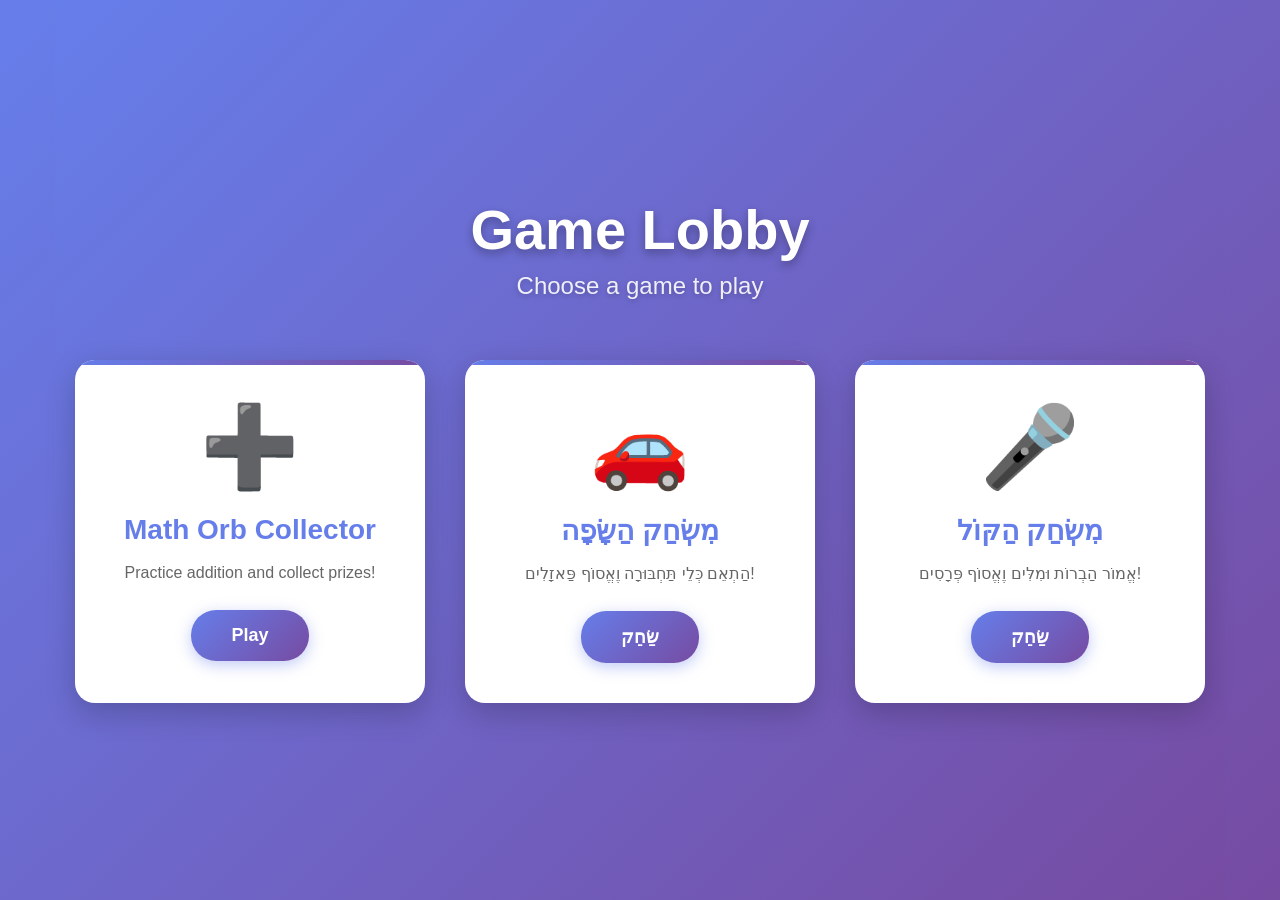
<file: index.html>
<!DOCTYPE html>
<html lang="en">
<head>
    <meta charset="UTF-8">
    <meta name="viewport" content="width=device-width, initial-scale=1.0">
    <title>Game Lobby - Math Learning Games</title>

    <!-- Stylesheets -->
    <link rel="stylesheet" href="styles/common.css">
    <link rel="stylesheet" href="styles/lobby.css">
    <link rel="stylesheet" href="styles/mathOrb.css">
    <link rel="stylesheet" href="styles/hebrewMatch.css">
    <link rel="stylesheet" href="styles/speechGame.css">
</head>
<body>
    <!-- Lobby View -->
    <div id="lobby-view" class="lobby-container">
        <div class="lobby-header">
            <h1>Game Lobby</h1>
            <p>Choose a game to play</p>
        </div>

        <div class="game-cards">
            <!-- Math Orb Game Card -->
            <div class="game-card" data-game="mathOrb">
                <div class="game-card-icon">➕</div>
                <h2>Math Orb Collector</h2>
                <p>Practice addition and collect prizes!</p>
                <button class="play-button">Play</button>
            </div>

            <!-- Hebrew Learning Game Card -->
            <div class="game-card" data-game="hebrewLearn">
                <div class="game-card-icon">🚗</div>
                <h2>מִשְׂחַק הַשָּׂפָה</h2>
                <p>הַתְאֵם כְּלֵי תַּחְבּוּרָה וֶאֱסוֹף פַּאזָלִים!</p>
                <button class="play-button">שַׂחֵק</button>
            </div>

            <!-- Speech Recognition Game Card -->
            <div class="game-card" data-game="speechGame">
                <div class="game-card-icon">🎤</div>
                <h2>מִשְׂחַק הַקּוֹל</h2>
                <p>אֱמוֹר הַבְרוֹת וּמִלִּים וֶאֱסוֹף פְּרָסִים!</p>
                <button class="play-button">שַׂחֵק</button>
            </div>
        </div>
    </div>

    <!-- Math Orb Game View -->
    <div id="math-game-view" class="hidden">
        <!-- Exit Button -->
        <button id="exit-button" class="exit-button" title="Exit to Lobby">
            <span class="exit-icon">←</span>
            <span class="exit-text">Exit</span>
        </button>

        <div class="game-container">
            <!-- Countdown Overlay -->
            <div id="countdown-overlay" class="countdown-overlay hidden">
                <div id="countdown-text" class="countdown-text"></div>
            </div>

            <!-- Challenge Timer -->
            <div id="challenge-timer" class="challenge-timer hidden">
                <div class="timer-label">Time Left:</div>
                <div id="timer-display" class="timer-display">2:00</div>
                <div class="problems-counter">
                    Problems: <span id="problems-counter">0</span>/3
                </div>
            </div>

            <!-- Game area where orbs appear -->
            <div class="game-area">
                <!-- Difficulty Selector -->
                <div class="difficulty-selector" id="difficulty-selector">
                    <span class="selector-label">Level:</span>
                    <button class="difficulty-btn" data-level="1">⭐ Level 1</button>
                    <button class="difficulty-btn" data-level="2">⭐⭐ Level 2</button>
                    <button class="difficulty-btn" data-level="3">⭐⭐⭐ Level 3</button>
                </div>

                <!-- Mode Selector -->
                <div class="mode-selector" id="mode-selector">
                    <span class="selector-label">Mode:</span>
                    <button class="mode-btn" data-mode="addition">➕ Addition</button>
                    <button class="mode-btn" data-mode="subtraction">➖ Subtraction</button>
                    <button class="mode-btn" data-mode="both">🔀 Both</button>
                </div>

                <div id="orb-container" class="orb-container">
                    <!-- Orb will be dynamically created here -->
                </div>

                <!-- Bead Workspace: supply tray + drop zone -->
                <div id="bead-workspace" class="bead-workspace hidden">
                    <div class="bead-supply" id="bead-supply">
                        <div class="supply-label">Drag blocks!</div>
                    </div>
                    <div class="bead-dropzone" id="bead-dropzone">
                        <div class="dropzone-label">Drop here to count</div>
                        <div class="dropzone-count" id="dropzone-count">0</div>
                    </div>
                </div>

                <!-- Input area -->
                <div class="input-area">
                    <input type="number" id="answer-input" placeholder="?" autocomplete="off" autofocus>
                    <button id="check-button">Check</button>
                </div>

                <!-- Feedback message -->
                <div id="feedback-message" class="feedback-message"></div>
            </div>

            <!-- Collection sidebar -->
            <div class="collection-sidebar">
                <h2>My Collection</h2>
                <div id="emoji-collection" class="emoji-grid">
                    <!-- Collected emojis will appear here -->
                </div>
                <div class="collection-count">
                    Collected: <span id="collection-count">0</span>
                </div>

                <div class="magic-section">
                    <h2>Magic Faces</h2>
                    <div id="magic-face-collection" class="emoji-grid magic-grid">
                        <!-- Magic face emojis will appear here -->
                    </div>
                    <div class="collection-count magic-count">
                        Magic Faces: <span id="magic-count">0</span>
                    </div>
                </div>

                <div class="picture-section">
                    <h2>Picture Gallery</h2>
                    <div id="picture-collection" class="picture-grid">
                        <!-- Collected pictures will appear here -->
                    </div>
                    <div class="collection-count picture-count">
                        Pictures: <span id="picture-count">0</span>
                    </div>
                </div>

                <button id="reset-button" class="reset-button">Reset Collection</button>
            </div>
        </div>
    </div>

    <!-- Hebrew Matching Game View -->
    <div id="hebrew-game-view" class="hidden">
        <!-- Exit Button -->
        <button id="hebrew-exit-button" class="exit-button" title="חֲזָרָה לְלוֹבִּי">
            <span class="exit-icon">←</span>
            <span class="exit-text">חֲזָרָה</span>
        </button>

        <!-- Level Selection Screen -->
        <div id="level-selection" class="hebrew-screen">
            <div class="hebrew-header">
                <h1>מִשְׂחַק הַהַתְאָמָה</h1>
                <p>בְּחַר שָׁלָב לְשַׂחֵק</p>
            </div>
            <div class="level-grid">
                <div class="level-card" data-level="1">
                    <div class="level-number">1</div>
                    <div class="level-status"></div>
                </div>
                <div class="level-card" data-level="2">
                    <div class="level-number">2</div>
                    <div class="level-status"></div>
                </div>
                <div class="level-card" data-level="3">
                    <div class="level-number">3</div>
                    <div class="level-status"></div>
                </div>
                <div class="level-card" data-level="4">
                    <div class="level-number">4</div>
                    <div class="level-status"></div>
                </div>
            </div>
            <button id="show-collection-btn" class="collection-btn">הָאוֹסֵף שֶׁלִּי</button>
        </div>

        <!-- Matching Game Screen -->
        <div id="matching-game" class="hebrew-screen hidden">
            <button id="show-collection-from-game" class="collection-btn-ingame">הָאוֹסֵף שֶׁלִּי</button>
            <div class="hebrew-header">
                <h2 id="matching-title">שָׁלָב 1</h2>
                <p>הַתְאֵם כָּל כְּלִי תַּחְבּוּרָה לִשְׁמוֹ</p>
            </div>
            <div class="matching-container">
                <canvas id="line-canvas"></canvas>
                <div class="emoji-column">
                    <!-- Emojis will be added here -->
                </div>
                <div class="name-column">
                    <!-- Names will be added here -->
                </div>
            </div>
            <div id="matching-feedback" class="feedback-message"></div>
        </div>

        <!-- Puzzle Assembly Screen -->
        <div id="puzzle-game" class="hebrew-screen hidden">
            <div class="hebrew-header">
                <h2>הַרְכֵּב אֶת הַפַּאזָל!</h2>
                <p>גְּרוֹר אֶת הַחֲתִיכוֹת לַמָּקוֹם הַנָּכוֹן</p>
            </div>
            <div class="puzzle-container">
                <div class="puzzle-board">
                    <div class="puzzle-slot" data-position="0"></div>
                    <div class="puzzle-slot" data-position="1"></div>
                    <div class="puzzle-slot" data-position="2"></div>
                    <div class="puzzle-slot" data-position="3"></div>
                </div>
                <div class="puzzle-pieces">
                    <!-- Puzzle pieces will be added here -->
                </div>
            </div>
            <div id="puzzle-feedback" class="feedback-message"></div>
        </div>

        <!-- Collection Screen -->
        <div id="collection-screen" class="hebrew-screen hidden">
            <div class="hebrew-header">
                <h1>הָאוֹסֵף שֶׁלִּי</h1>
                <p>כָּל הַפַּאזָלִים שֶׁהִשְׁלַמְתִּי</p>
            </div>
            <div class="collection-grid" id="puzzle-collection">
                <!-- Completed puzzles will be shown here -->
            </div>
            <button id="back-to-levels-btn" class="back-btn">חֲזָרָה לְמִשְׂחָק</button>
        </div>
    </div>

    <!-- Speech Recognition Game View -->
    <div id="speech-game-view" class="hidden">
        <!-- Exit Button -->
        <button id="speech-exit-button" class="exit-button" title="חֲזָרָה לְלוֹבִּי">
            <span class="exit-icon">←</span>
            <span class="exit-text">חֲזָרָה</span>
        </button>

        <!-- Level Selection Screen -->
        <div id="speech-level-selection" class="speech-screen">
            <div class="speech-header">
                <h1>🎤 מִשְׂחַק הַקּוֹל</h1>
                <p>בְּחַר רָמַת קוֹשִׁי</p>
            </div>
            <div class="level-grid">
                <div class="speech-level-card" data-level="1">
                    <div class="level-icon">🅰️</div>
                    <div class="level-title">רָמָה 1</div>
                    <div class="level-description">הַבְרוֹת פְּשׁוּטוֹת</div>
                </div>
                <div class="speech-level-card" data-level="2">
                    <div class="level-icon">🅱️</div>
                    <div class="level-title">רָמָה 2</div>
                    <div class="level-description">הַבְרוֹת מוּרְכָּבוֹת</div>
                </div>
                <div class="speech-level-card" data-level="3">
                    <div class="level-icon">📝</div>
                    <div class="level-title">רָמָה 3</div>
                    <div class="level-description">מִלִּים קְצָרוֹת</div>
                </div>
                <div class="speech-level-card" data-level="4">
                    <div class="level-icon">📚</div>
                    <div class="level-title">רָמָה 4</div>
                    <div class="level-description">מִלִּים אֲרֻכּוֹת</div>
                </div>
            </div>
            <button id="speech-show-collection-btn" class="collection-btn">הָאוֹסֵף שֶׁלִּי</button>
        </div>

        <!-- Game Screen -->
        <div id="speech-game-screen" class="speech-screen hidden">
            <div class="speech-game-container">
                <!-- Progress Bar -->
                <div class="progress-container">
                    <div class="progress-bar-bg">
                        <div id="speech-progress-bar" class="progress-bar"></div>
                    </div>
                    <div id="speech-progress-text" class="progress-text">עוֹד 5 נְכוֹנִים לְפֶרֶס!</div>
                </div>

                <!-- Challenge Display -->
                <div class="challenge-container">
                    <div id="challenge-text" class="challenge-text">בָּ</div>
                    <div id="challenge-description" class="challenge-description">בּ + קָמַץ = בָּ</div>
                    <div class="examples-container">
                        <p class="examples-label">דּוּגְמָאוֹת:</p>
                        <ul id="examples-list" class="examples-list">
                            <li>בָּא</li>
                            <li>בָּנָה</li>
                        </ul>
                    </div>
                </div>

                <!-- Mic Button -->
                <button id="speech-mic-button" class="speech-mic-button">🎤</button>

                <!-- Status & Result -->
                <div id="speech-status-text" class="status-message">לְחַץ עַל הַמִּיקְרוֹפוֹן וְאֱמוֹר אֶת הַמִּלָּה</div>
                <div id="speech-result-text" class="result-text"></div>

                <!-- Skip Button -->
                <button id="skip-button" class="skip-button">דַּלֵּג ⏭️</button>
            </div>
        </div>

        <!-- Prize Screen -->
        <div id="speech-prize-screen" class="speech-screen hidden">
            <div class="prize-container">
                <h1 class="prize-title">כָּל הַכָּבוֹד! 🎉</h1>
                <div id="prize-emoji" class="prize-emoji">🌟</div>
                <div id="prize-name" class="prize-text">זָכִיתָ בְּכוֹכָב!</div>
                <button id="continue-button" class="continue-button">הַמְשֵׁךְ לְשַׂחֵק</button>
            </div>
        </div>

        <!-- Collection Screen -->
        <div id="speech-collection-screen" class="speech-screen hidden">
            <div class="speech-header">
                <h1>הָאוֹסֵף שֶׁלִּי</h1>
                <p>כָּל הַפְּרָסִים שֶׁזָּכִיתִי</p>
            </div>
            <div class="collection-grid" id="speech-prize-collection">
                <!-- Collected prizes will be shown here -->
            </div>
            <button id="speech-back-to-levels-btn" class="back-btn">חֲזָרָה לִרְמוֹת</button>
        </div>
    </div>

    <!-- Core Scripts -->
    <script src="gameManager.js"></script>
    <script src="lobby.js"></script>

    <!-- Game Scripts -->
    <script src="games/mathOrb/pictures.js"></script>
    <script src="games/mathOrb/mathOrbGame.js"></script>
    <script src="games/hebrewMatch/hebrewMatchGame.js"></script>
    <script src="games/speechGame/speechData.js"></script>
    <script src="games/speechGame/speechGame.js"></script>

    <!-- Game Registration -->
    <script>
        // Register Math Orb Game with the Game Manager
        document.addEventListener('DOMContentLoaded', () => {
            gameManager.registerGame('mathOrb', {
                viewId: 'math-game-view',
                title: 'Math Orb Collector',
                createInstance: () => {
                    const game = new MathOrbGame();
                    return game;
                }
            });

            gameManager.registerGame('hebrewLearn', {
                viewId: 'hebrew-game-view',
                title: 'מִשְׂחַק הַשָּׂפָה',
                createInstance: () => {
                    const game = new HebrewMatchGame();
                    return game;
                }
            });

            gameManager.registerGame('speechGame', {
                viewId: 'speech-game-view',
                title: 'מִשְׂחַק הַקּוֹל',
                createInstance: () => {
                    const game = new SpeechGame();
                    return game;
                }
            });

            console.log('✓ All games registered');
        });
    </script>
</body>
</html>
</file>
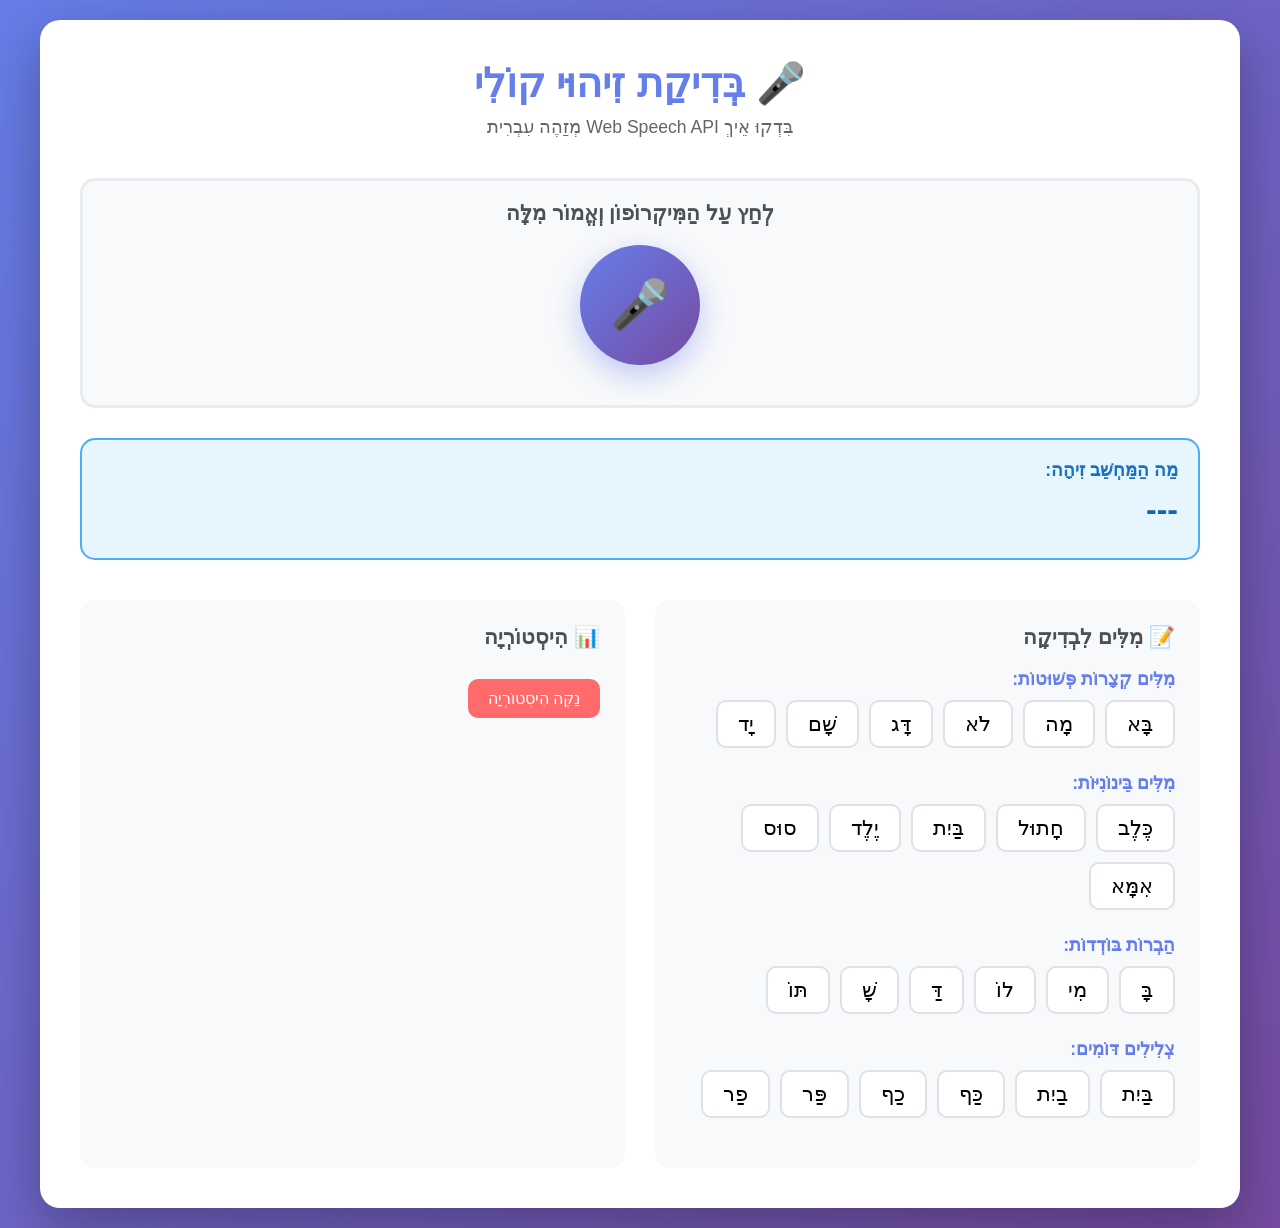
<file: speech-test.html>
<!DOCTYPE html>
<html lang="he" dir="rtl">
<head>
    <meta charset="UTF-8">
    <meta name="viewport" content="width=device-width, initial-scale=1.0">
    <title>בְּדִיקַת זִיהוּי קוֹלִי - Web Speech API</title>
    <style>
        * {
            margin: 0;
            padding: 0;
            box-sizing: border-box;
        }

        body {
            font-family: -apple-system, BlinkMacSystemFont, 'Segoe UI', Roboto, Arial, sans-serif;
            background: linear-gradient(135deg, #667eea 0%, #764ba2 100%);
            min-height: 100vh;
            padding: 20px;
            direction: rtl;
        }

        .container {
            max-width: 1200px;
            margin: 0 auto;
            background: white;
            border-radius: 20px;
            padding: 40px;
            box-shadow: 0 20px 60px rgba(0, 0, 0, 0.3);
        }

        h1 {
            text-align: center;
            color: #667eea;
            margin-bottom: 10px;
            font-size: 2.5em;
        }

        .subtitle {
            text-align: center;
            color: #666;
            margin-bottom: 40px;
            font-size: 1.1em;
        }

        .status-box {
            background: #f8f9fa;
            border-radius: 15px;
            padding: 20px;
            margin-bottom: 30px;
            border: 3px solid #e9ecef;
            text-align: center;
        }

        .status-box.recording {
            background: #fff3cd;
            border-color: #ffc107;
            animation: pulse 1.5s ease-in-out infinite;
        }

        @keyframes pulse {
            0%, 100% { opacity: 1; }
            50% { opacity: 0.7; }
        }

        .status-text {
            font-size: 1.3em;
            font-weight: bold;
            color: #495057;
            margin-bottom: 10px;
        }

        .status-box.recording .status-text {
            color: #856404;
        }

        .mic-button {
            width: 120px;
            height: 120px;
            border-radius: 50%;
            border: none;
            background: linear-gradient(135deg, #667eea 0%, #764ba2 100%);
            color: white;
            font-size: 3em;
            cursor: pointer;
            display: block;
            margin: 20px auto;
            box-shadow: 0 10px 30px rgba(102, 126, 234, 0.4);
            transition: all 0.3s ease;
        }

        .mic-button:hover {
            transform: scale(1.1);
            box-shadow: 0 15px 40px rgba(102, 126, 234, 0.6);
        }

        .mic-button:active {
            transform: scale(0.95);
        }

        .mic-button.recording {
            background: linear-gradient(135deg, #ffc107 0%, #ff6b6b 100%);
            animation: recordPulse 1s ease-in-out infinite;
        }

        @keyframes recordPulse {
            0%, 100% { transform: scale(1); }
            50% { transform: scale(1.05); }
        }

        .result-box {
            background: #e7f5ff;
            border-radius: 15px;
            padding: 20px;
            margin-bottom: 30px;
            min-height: 100px;
            border: 2px solid #4dabf7;
        }

        .result-label {
            font-weight: bold;
            color: #1971c2;
            margin-bottom: 10px;
            font-size: 1.1em;
        }

        .result-text {
            font-size: 2em;
            color: #1864ab;
            font-weight: bold;
            word-break: break-word;
        }

        .confidence {
            margin-top: 10px;
            font-size: 0.9em;
            color: #495057;
        }

        .two-columns {
            display: grid;
            grid-template-columns: 1fr 1fr;
            gap: 30px;
            margin-top: 40px;
        }

        .test-words {
            background: #f8f9fa;
            border-radius: 15px;
            padding: 25px;
        }

        .test-words h3 {
            color: #495057;
            margin-bottom: 20px;
            font-size: 1.3em;
        }

        .word-category {
            margin-bottom: 25px;
        }

        .category-title {
            font-weight: bold;
            color: #667eea;
            margin-bottom: 10px;
            font-size: 1.1em;
        }

        .word-list {
            display: flex;
            flex-wrap: wrap;
            gap: 10px;
        }

        .word-item {
            background: white;
            padding: 10px 20px;
            border-radius: 10px;
            border: 2px solid #dee2e6;
            font-size: 1.3em;
            cursor: pointer;
            transition: all 0.2s;
        }

        .word-item:hover {
            background: #667eea;
            color: white;
            border-color: #667eea;
            transform: translateY(-2px);
        }

        .history {
            background: #f8f9fa;
            border-radius: 15px;
            padding: 25px;
            max-height: 600px;
            overflow-y: auto;
        }

        .history h3 {
            color: #495057;
            margin-bottom: 20px;
            font-size: 1.3em;
        }

        .history-item {
            background: white;
            padding: 15px;
            border-radius: 10px;
            margin-bottom: 10px;
            border-right: 5px solid #667eea;
        }

        .history-item.success {
            border-right-color: #51cf66;
        }

        .history-item.partial {
            border-right-color: #ffc107;
        }

        .history-item.fail {
            border-right-color: #ff6b6b;
        }

        .history-recognized {
            font-size: 1.2em;
            font-weight: bold;
            color: #495057;
            margin-bottom: 5px;
        }

        .history-confidence {
            font-size: 0.9em;
            color: #868e96;
        }

        .history-time {
            font-size: 0.8em;
            color: #adb5bd;
            margin-top: 5px;
        }

        .clear-button {
            background: #ff6b6b;
            color: white;
            border: none;
            padding: 10px 20px;
            border-radius: 10px;
            cursor: pointer;
            font-size: 1em;
            margin-top: 10px;
            transition: all 0.2s;
        }

        .clear-button:hover {
            background: #fa5252;
            transform: translateY(-2px);
        }

        .browser-warning {
            background: #fff3cd;
            border: 2px solid #ffc107;
            border-radius: 15px;
            padding: 20px;
            margin-bottom: 20px;
            display: none;
        }

        .browser-warning.show {
            display: block;
        }

        .browser-warning h3 {
            color: #856404;
            margin-bottom: 10px;
        }

        .browser-warning p {
            color: #856404;
            line-height: 1.6;
        }

        @media (max-width: 768px) {
            .two-columns {
                grid-template-columns: 1fr;
            }
        }
    </style>
</head>
<body>
    <div class="container">
        <h1>🎤 בְּדִיקַת זִיהוּי קוֹלִי</h1>
        <p class="subtitle">בִּדְקוּ אֵיךְ Web Speech API מְזַהֶה עִבְרִית</p>

        <div class="browser-warning" id="browserWarning">
            <h3>⚠️ אַזְהָרָה</h3>
            <p>הַדַּפְדְּפָן שֶׁלְּךָ אֵינוֹ תּוֹמֵךְ בְּ-Web Speech API. אָנָּא הִשְׁתַּמֵּשׁ בְּכְרוֹם (Chrome), אֶדְג' (Edge) אוֹ סַפָּארִי (Safari).</p>
        </div>

        <div class="status-box" id="statusBox">
            <div class="status-text" id="statusText">לְחַץ עַל הַמִּיקְרוֹפוֹן וְאֱמוֹר מִלָּה</div>
            <button class="mic-button" id="micButton">🎤</button>
        </div>

        <div class="result-box">
            <div class="result-label">מַה הַמַּחְשֵׁב זִיהָה:</div>
            <div class="result-text" id="resultText">---</div>
            <div class="confidence" id="confidenceText"></div>
        </div>

        <div class="two-columns">
            <div class="test-words">
                <h3>📝 מִלִּים לִבְדִיקָה</h3>

                <div class="word-category">
                    <div class="category-title">מִלִּים קְצָרוֹת פְּשׁוּטוֹת:</div>
                    <div class="word-list">
                        <div class="word-item">בָּא</div>
                        <div class="word-item">מָה</div>
                        <div class="word-item">לֹא</div>
                        <div class="word-item">דָּג</div>
                        <div class="word-item">שָׁם</div>
                        <div class="word-item">יָד</div>
                    </div>
                </div>

                <div class="word-category">
                    <div class="category-title">מִלִּים בֵּינוֹנִיּוֹת:</div>
                    <div class="word-list">
                        <div class="word-item">כֶּלֶב</div>
                        <div class="word-item">חָתוּל</div>
                        <div class="word-item">בַּיִת</div>
                        <div class="word-item">יֶלֶד</div>
                        <div class="word-item">סוּס</div>
                        <div class="word-item">אִמָּא</div>
                    </div>
                </div>

                <div class="word-category">
                    <div class="category-title">הַבְרוֹת בּוֹדְדוֹת:</div>
                    <div class="word-list">
                        <div class="word-item">בָּ</div>
                        <div class="word-item">מִי</div>
                        <div class="word-item">לוֹ</div>
                        <div class="word-item">דַּ</div>
                        <div class="word-item">שָׁ</div>
                        <div class="word-item">תּוֹ</div>
                    </div>
                </div>

                <div class="word-category">
                    <div class="category-title">צְלִילִים דּוֹמִים:</div>
                    <div class="word-list">
                        <div class="word-item">בַּיִת</div>
                        <div class="word-item">בַיִת</div>
                        <div class="word-item">כַּף</div>
                        <div class="word-item">כַף</div>
                        <div class="word-item">פַּר</div>
                        <div class="word-item">פַר</div>
                    </div>
                </div>
            </div>

            <div class="history">
                <h3>📊 הִיסְטוֹרְיָה</h3>
                <button class="clear-button" id="clearButton">נַקֶּה הִיסְטוֹרְיָה</button>
                <div id="historyList"></div>
            </div>
        </div>
    </div>

    <script>
        // Check browser support
        const SpeechRecognition = window.SpeechRecognition || window.webkitSpeechRecognition;

        if (!SpeechRecognition) {
            document.getElementById('browserWarning').classList.add('show');
            document.getElementById('micButton').disabled = true;
        }

        // Initialize Speech Recognition
        let recognition = null;
        let isRecording = false;

        if (SpeechRecognition) {
            recognition = new SpeechRecognition();
            recognition.lang = 'he-IL'; // Hebrew
            recognition.continuous = false;
            recognition.interimResults = false;
            recognition.maxAlternatives = 3;

            // Event handlers
            recognition.onstart = function() {
                isRecording = true;
                document.getElementById('statusBox').classList.add('recording');
                document.getElementById('micButton').classList.add('recording');
                document.getElementById('statusText').textContent = '🎙️ מַאֲזִין... דַּבֵּר עַכְשָׁיו!';
                document.getElementById('resultText').textContent = '...';
                document.getElementById('confidenceText').textContent = '';
            };

            recognition.onresult = function(event) {
                const results = event.results[0];
                const transcript = results[0].transcript;
                const confidence = (results[0].confidence * 100).toFixed(1);

                // Display result
                document.getElementById('resultText').textContent = transcript;
                document.getElementById('confidenceText').textContent =
                    `רָמַת בִּטָּחוֹן: ${confidence}%`;

                // Add to history
                addToHistory(transcript, confidence);

                // Update status
                document.getElementById('statusText').textContent =
                    'זִיהוּי הוּשְׁלַם! לְחַץ שׁוּב לִבְדִיקָה נוֹסֶפֶת';
            };

            recognition.onerror = function(event) {
                console.error('Speech recognition error:', event.error);
                document.getElementById('statusText').textContent =
                    `❌ שְׁגִיאָה: ${event.error}`;
                document.getElementById('resultText').textContent =
                    'לֹא הִצְלַחְתִּי לְזַהוֹת. נַסֶּה שׁוּב.';
            };

            recognition.onend = function() {
                isRecording = false;
                document.getElementById('statusBox').classList.remove('recording');
                document.getElementById('micButton').classList.remove('recording');
            };
        }

        // Mic button handler
        document.getElementById('micButton').addEventListener('click', function() {
            if (!recognition) return;

            if (isRecording) {
                recognition.stop();
            } else {
                try {
                    recognition.start();
                } catch (e) {
                    console.error('Error starting recognition:', e);
                }
            }
        });

        // History management
        let historyItems = [];

        function addToHistory(text, confidence) {
            const item = {
                text: text,
                confidence: parseFloat(confidence),
                timestamp: new Date().toLocaleTimeString('he-IL')
            };

            historyItems.unshift(item);
            if (historyItems.length > 20) historyItems.pop();

            updateHistoryDisplay();
        }

        function updateHistoryDisplay() {
            const historyList = document.getElementById('historyList');
            historyList.innerHTML = '';

            historyItems.forEach(item => {
                const div = document.createElement('div');
                div.className = 'history-item';

                // Color code by confidence
                if (item.confidence >= 80) {
                    div.classList.add('success');
                } else if (item.confidence >= 50) {
                    div.classList.add('partial');
                } else {
                    div.classList.add('fail');
                }

                div.innerHTML = `
                    <div class="history-recognized">${item.text}</div>
                    <div class="history-confidence">בִּטָּחוֹן: ${item.confidence.toFixed(1)}%</div>
                    <div class="history-time">${item.timestamp}</div>
                `;

                historyList.appendChild(div);
            });
        }

        // Clear history button
        document.getElementById('clearButton').addEventListener('click', function() {
            historyItems = [];
            updateHistoryDisplay();
            document.getElementById('resultText').textContent = '---';
            document.getElementById('confidenceText').textContent = '';
        });

        // Word item click - copy to clipboard and show suggestion
        document.querySelectorAll('.word-item').forEach(item => {
            item.addEventListener('click', function() {
                const word = this.textContent;
                document.getElementById('statusText').textContent =
                    `נַסֶּה לוֹמַר: "${word}"`;

                // Visual feedback
                this.style.transform = 'scale(1.1)';
                setTimeout(() => {
                    this.style.transform = '';
                }, 200);
            });
        });
    </script>
</body>
</html>
</file>
<file: styles/common.css>
/* Common Styles - Shared across all views */

* {
    margin: 0;
    padding: 0;
    box-sizing: border-box;
}

body {
    font-family: 'Comic Sans MS', 'Arial', sans-serif;
    background: linear-gradient(135deg, #667eea 0%, #764ba2 100%);
    min-height: 100vh;
    display: flex;
    justify-content: center;
    align-items: center;
    overflow: hidden;
}

/* Utility Classes */
.hidden {
    display: none !important;
}
</file>
<file: styles/lobby.css>
/* Lobby Styles */

.lobby-container {
    min-height: 100vh;
    display: flex;
    flex-direction: column;
    align-items: center;
    justify-content: center;
    padding: 40px 20px;
    background: linear-gradient(135deg, #667eea 0%, #764ba2 100%);
}

.lobby-header {
    text-align: center;
    margin-bottom: 60px;
    animation: fade-in-down 0.8s ease-out;
}

.lobby-header h1 {
    font-size: 56px;
    color: white;
    margin-bottom: 10px;
    text-shadow: 0 4px 10px rgba(0, 0, 0, 0.3);
    font-weight: bold;
}

.lobby-header p {
    font-size: 24px;
    color: rgba(255, 255, 255, 0.9);
    text-shadow: 0 2px 5px rgba(0, 0, 0, 0.2);
}

/* Game Cards Container */
.game-cards {
    display: grid;
    grid-template-columns: repeat(auto-fit, minmax(300px, 350px));
    gap: 40px;
    max-width: 1200px;
    width: 100%;
    justify-content: center;
}

/* Individual Game Card */
.game-card {
    background: white;
    border-radius: 20px;
    padding: 40px 30px;
    text-align: center;
    box-shadow: 0 10px 30px rgba(0, 0, 0, 0.2);
    transition: all 0.3s ease;
    cursor: pointer;
    animation: fade-in-up 0.8s ease-out;
    position: relative;
    overflow: hidden;
}

.game-card::before {
    content: '';
    position: absolute;
    top: 0;
    left: 0;
    right: 0;
    height: 5px;
    background: linear-gradient(135deg, #667eea 0%, #764ba2 100%);
}

.game-card:hover {
    transform: translateY(-10px);
    box-shadow: 0 15px 40px rgba(0, 0, 0, 0.3);
}

.game-card.card-clicked {
    transform: scale(0.95);
}

.game-card-icon {
    font-size: 80px;
    margin-bottom: 20px;
    animation: icon-float 3s ease-in-out infinite;
}

.game-card h2 {
    font-size: 28px;
    color: #667eea;
    margin-bottom: 15px;
    font-weight: bold;
}

.game-card p {
    font-size: 16px;
    color: #666;
    margin-bottom: 25px;
    line-height: 1.5;
}

/* Play Button */
.play-button {
    background: linear-gradient(135deg, #667eea 0%, #764ba2 100%);
    color: white;
    border: none;
    border-radius: 25px;
    padding: 15px 40px;
    font-size: 18px;
    font-weight: bold;
    cursor: pointer;
    transition: all 0.3s ease;
    box-shadow: 0 4px 15px rgba(102, 126, 234, 0.4);
}

.play-button:hover {
    transform: scale(1.05);
    box-shadow: 0 6px 20px rgba(102, 126, 234, 0.6);
}

.play-button:active {
    transform: scale(0.95);
}

/* Locked Game Card */
.game-card-locked {
    opacity: 0.6;
    cursor: not-allowed;
}

.game-card-locked::before {
    background: linear-gradient(135deg, #999 0%, #666 100%);
}

.game-card-locked:hover {
    transform: none;
    box-shadow: 0 10px 30px rgba(0, 0, 0, 0.2);
}

.game-card-locked h2 {
    color: #999;
}

.game-card-locked .play-button {
    background: linear-gradient(135deg, #999 0%, #666 100%);
    cursor: not-allowed;
    box-shadow: none;
}

.game-card-locked .play-button:hover {
    transform: none;
}

/* Exit Button (for game views) */
.exit-button {
    position: fixed;
    top: 20px;
    left: 20px;
    display: flex;
    align-items: center;
    gap: 8px;
    background: rgba(239, 68, 68, 0.9);
    color: white;
    border: none;
    border-radius: 10px;
    padding: 12px 20px;
    font-size: 18px;
    font-weight: bold;
    cursor: pointer;
    transition: all 0.3s ease;
    box-shadow: 0 4px 10px rgba(0, 0, 0, 0.2);
    z-index: 1000;
}

.exit-button:hover {
    background: rgba(220, 38, 38, 1);
    transform: scale(1.05);
    box-shadow: 0 6px 15px rgba(0, 0, 0, 0.3);
}

.exit-button:active {
    transform: scale(0.95);
}

.exit-icon {
    font-size: 24px;
    line-height: 1;
}

.exit-text {
    font-size: 16px;
}

/* Animations */
@keyframes fade-in-down {
    0% {
        opacity: 0;
        transform: translateY(-30px);
    }
    100% {
        opacity: 1;
        transform: translateY(0);
    }
}

@keyframes fade-in-up {
    0% {
        opacity: 0;
        transform: translateY(30px);
    }
    100% {
        opacity: 1;
        transform: translateY(0);
    }
}

@keyframes icon-float {
    0%, 100% {
        transform: translateY(0);
    }
    50% {
        transform: translateY(-10px);
    }
}

/* Utility Classes */
.hidden {
    display: none !important;
}

/* Responsive Design */
@media (max-width: 768px) {
    .lobby-header h1 {
        font-size: 40px;
    }

    .lobby-header p {
        font-size: 18px;
    }

    .game-cards {
        grid-template-columns: 1fr;
        gap: 30px;
        padding: 0 20px;
    }

    .game-card {
        padding: 30px 20px;
    }

    .game-card-icon {
        font-size: 60px;
    }

    .game-card h2 {
        font-size: 24px;
    }

    .exit-button {
        top: 10px;
        left: 10px;
        padding: 10px 15px;
        font-size: 16px;
    }

    .exit-text {
        display: none; /* Hide text on mobile, show only icon */
    }
}
</file>
<file: styles/mathOrb.css>
/* Math Orb Game Styles */

.game-container {
    display: flex;
    width: 90vw;
    max-width: 1200px;
    height: 90vh;
    background: rgba(255, 255, 255, 0.95);
    border-radius: 20px;
    box-shadow: 0 20px 60px rgba(0, 0, 0, 0.3);
    position: relative;
    overflow: hidden;
}

/* Game Area */
.game-area {
    flex: 1;
    display: flex;
    flex-direction: column;
    align-items: center;
    justify-content: center;
    padding: 20px;
    position: relative;
}

.orb-container {
    width: 200px;
    height: 200px;
    position: relative;
    margin-bottom: 40px;
}

.orb {
    width: 100%;
    height: 100%;
    border-radius: 50%;
    display: flex;
    align-items: center;
    justify-content: center;
    font-size: 32px;
    font-weight: bold;
    color: white;
    text-shadow: 2px 2px 4px rgba(0, 0, 0, 0.3);
    box-shadow: 0 10px 30px rgba(0, 0, 0, 0.3), inset 0 -20px 40px rgba(0, 0, 0, 0.2);
    position: relative;
    animation: orb-fall 0.8s ease-out;
}

@keyframes orb-fall {
    0% {
        transform: translateY(-400px) scale(0.5);
        opacity: 0;
    }
    60% {
        transform: translateY(10px) scale(1.05);
    }
    100% {
        transform: translateY(0) scale(1);
        opacity: 1;
    }
}

@keyframes orb-shake {
    0%, 100% { transform: translateX(0); }
    25% { transform: translateX(-10px) rotate(-5deg); }
    75% { transform: translateX(10px) rotate(5deg); }
}

@keyframes orb-open {
    0% { transform: scale(1); opacity: 1; }
    50% { transform: scale(1.2); }
    100% { transform: scale(0); opacity: 0; }
}

.orb.shake {
    animation: orb-shake 0.5s;
}

.orb.opening {
    animation: orb-open 0.6s forwards;
}

/* Problem text inside orb */
.problem-text {
    position: relative;
    z-index: 2;
}

/* Magic Orb */
.magic-orb {
    box-shadow: 0 10px 40px rgba(255, 215, 0, 0.6),
                0 0 60px rgba(255, 105, 180, 0.4),
                inset 0 -20px 40px rgba(0, 0, 0, 0.2);
    animation: orb-fall 0.8s ease-out, magic-glow 2s ease-in-out infinite;
}

@keyframes magic-glow {
    0%, 100% {
        box-shadow: 0 10px 40px rgba(255, 215, 0, 0.6),
                    0 0 60px rgba(255, 105, 180, 0.4),
                    inset 0 -20px 40px rgba(0, 0, 0, 0.2);
    }
    50% {
        box-shadow: 0 10px 50px rgba(255, 215, 0, 0.8),
                    0 0 80px rgba(255, 105, 180, 0.6),
                    inset 0 -20px 40px rgba(0, 0, 0, 0.2);
    }
}

/* Sparkles */
.sparkle {
    position: absolute;
    width: 4px;
    height: 4px;
    background: white;
    border-radius: 50%;
    animation: sparkle-float 2s ease-in-out infinite;
    box-shadow: 0 0 10px rgba(255, 255, 255, 0.8);
}

.sparkle:nth-child(1) { top: 10%; left: 20%; animation-delay: 0s; }
.sparkle:nth-child(2) { top: 20%; left: 80%; animation-delay: 0.2s; }
.sparkle:nth-child(3) { top: 40%; left: 10%; animation-delay: 0.4s; }
.sparkle:nth-child(4) { top: 60%; left: 90%; animation-delay: 0.6s; }
.sparkle:nth-child(5) { top: 80%; left: 30%; animation-delay: 0.8s; }
.sparkle:nth-child(6) { top: 15%; left: 50%; animation-delay: 1s; }
.sparkle:nth-child(7) { top: 35%; left: 70%; animation-delay: 1.2s; }
.sparkle:nth-child(8) { top: 55%; left: 40%; animation-delay: 1.4s; }
.sparkle:nth-child(9) { top: 75%; left: 60%; animation-delay: 1.6s; }
.sparkle:nth-child(10) { top: 25%; left: 15%; animation-delay: 1.8s; }
.sparkle:nth-child(11) { top: 45%; left: 85%; animation-delay: 0.3s; }
.sparkle:nth-child(12) { top: 65%; left: 25%; animation-delay: 0.7s; }

@keyframes sparkle-float {
    0%, 100% {
        transform: translateY(0) scale(1);
        opacity: 0.8;
    }
    50% {
        transform: translateY(-10px) scale(1.5);
        opacity: 1;
    }
}

/* Emoji reveal */
.emoji-reveal {
    position: absolute;
    top: 50%;
    left: 50%;
    transform: translate(-50%, -50%);
    font-size: 80px;
    animation: emoji-pop 0.8s ease-out;
    z-index: 20;
}

@keyframes emoji-pop {
    0% {
        transform: translate(-50%, -50%) scale(0);
        opacity: 0;
    }
    50% {
        transform: translate(-50%, -50%) scale(1.3);
    }
    100% {
        transform: translate(-50%, -50%) scale(1);
        opacity: 1;
    }
}

/* Input Area */
.input-area {
    display: flex;
    gap: 10px;
    margin-bottom: 20px;
}

#answer-input {
    width: 120px;
    padding: 15px;
    font-size: 24px;
    text-align: center;
    border: 3px solid #667eea;
    border-radius: 10px;
    outline: none;
    transition: all 0.3s;
}

#answer-input:focus {
    border-color: #764ba2;
    box-shadow: 0 0 10px rgba(118, 75, 162, 0.3);
}

#check-button {
    padding: 15px 30px;
    font-size: 20px;
    font-weight: bold;
    background: linear-gradient(135deg, #667eea 0%, #764ba2 100%);
    color: white;
    border: none;
    border-radius: 10px;
    cursor: pointer;
    transition: transform 0.2s;
}

#check-button:hover {
    transform: scale(1.05);
}

#check-button:active {
    transform: scale(0.95);
}

/* Feedback Message */
.feedback-message {
    font-size: 24px;
    font-weight: bold;
    min-height: 40px;
    opacity: 0;
    transition: opacity 0.3s;
}

.feedback-message.show {
    opacity: 1;
}

.feedback-message.correct {
    color: #22c55e;
}

.feedback-message.incorrect {
    color: #ef4444;
}

/* Collection Sidebar */
.collection-sidebar {
    width: 300px;
    background: linear-gradient(135deg, #f6f8fb 0%, #e9ecef 100%);
    padding: 20px;
    border-left: 2px solid #ddd;
    overflow-y: auto;
}

.collection-sidebar h2 {
    text-align: center;
    color: #667eea;
    margin-bottom: 20px;
    font-size: 24px;
}

.emoji-grid {
    display: grid;
    grid-template-columns: repeat(4, 1fr);
    gap: 10px;
    margin-bottom: 20px;
}

.emoji-item {
    font-size: 40px;
    text-align: center;
    padding: 10px;
    background: white;
    border-radius: 10px;
    box-shadow: 0 2px 5px rgba(0, 0, 0, 0.1);
    animation: emoji-appear 0.5s ease-out;
}

@keyframes emoji-appear {
    0% {
        transform: scale(0) rotate(-180deg);
        opacity: 0;
    }
    100% {
        transform: scale(1) rotate(0);
        opacity: 1;
    }
}

.collection-count {
    text-align: center;
    font-size: 18px;
    font-weight: bold;
    color: #667eea;
    padding: 10px;
    background: white;
    border-radius: 10px;
    margin-bottom: 10px;
}

/* Magic Face Collection Section */
.magic-section {
    margin-top: 20px;
    padding-top: 20px;
    border-top: 2px dashed #FFD700;
}

.magic-section h2 {
    text-align: center;
    color: #FFD700;
    margin-bottom: 15px;
    font-size: 22px;
    text-shadow: 0 0 10px rgba(255, 215, 0, 0.3);
}

.magic-grid {
    background: linear-gradient(135deg, #fff9e6 0%, #ffe6f0 100%);
    border: 2px solid #FFD700;
    border-radius: 10px;
    padding: 10px;
}

.magic-emoji-item {
    background: linear-gradient(135deg, #FFD700 0%, #FFA500 100%);
    animation: emoji-appear 0.5s ease-out, magic-pulse 2s ease-in-out infinite;
}

@keyframes magic-pulse {
    0%, 100% {
        transform: scale(1);
    }
    50% {
        transform: scale(1.05);
    }
}

.magic-count {
    background: linear-gradient(135deg, #FFD700 0%, #FFA500 100%);
    color: white;
}

/* Reset Button */
.reset-button {
    width: 100%;
    padding: 12px;
    font-size: 16px;
    font-weight: bold;
    background: linear-gradient(135deg, #ef4444 0%, #dc2626 100%);
    color: white;
    border: none;
    border-radius: 10px;
    cursor: pointer;
    transition: all 0.2s;
    box-shadow: 0 2px 5px rgba(0, 0, 0, 0.2);
}

.reset-button:hover {
    transform: scale(1.02);
    box-shadow: 0 4px 8px rgba(0, 0, 0, 0.3);
}

.reset-button:active {
    transform: scale(0.98);
}

/* Rainbow Ball */
.rainbow-orb {
    animation: orb-fall 0.8s ease-out, rainbow-rotate 3s linear infinite;
    box-shadow: 0 10px 40px rgba(255, 0, 255, 0.6),
                0 0 60px rgba(0, 255, 255, 0.4);
}

@keyframes rainbow-rotate {
    0% {
        filter: hue-rotate(0deg);
    }
    100% {
        filter: hue-rotate(360deg);
    }
}

.challenge-text {
    font-size: 28px;
    animation: pulse-text 1s ease-in-out infinite;
}

@keyframes pulse-text {
    0%, 100% {
        transform: scale(1);
    }
    50% {
        transform: scale(1.1);
    }
}

/* Countdown Overlay */
.countdown-overlay {
    position: absolute;
    top: 0;
    left: 0;
    right: 0;
    bottom: 0;
    background: rgba(0, 0, 0, 0.8);
    display: flex;
    align-items: center;
    justify-content: center;
    z-index: 100;
}

.countdown-overlay.hidden {
    display: none;
}

.countdown-text {
    font-size: 120px;
    font-weight: bold;
    color: white;
    text-shadow: 0 0 30px rgba(255, 255, 255, 0.8);
    animation: countdown-pulse 1s ease-in-out;
}

@keyframes countdown-pulse {
    0% {
        transform: scale(0.5);
        opacity: 0;
    }
    50% {
        transform: scale(1.2);
    }
    100% {
        transform: scale(1);
        opacity: 1;
    }
}

/* Challenge Timer */
.challenge-timer {
    position: absolute;
    top: 20px;
    right: 20px;
    background: linear-gradient(135deg, #ff6b6b 0%, #ee5a6f 100%);
    color: white;
    padding: 15px 25px;
    border-radius: 15px;
    box-shadow: 0 4px 15px rgba(0, 0, 0, 0.3);
    z-index: 50;
    text-align: center;
}

.challenge-timer.hidden {
    display: none;
}

.timer-label {
    font-size: 14px;
    font-weight: bold;
    margin-bottom: 5px;
}

.timer-display {
    font-size: 32px;
    font-weight: bold;
    font-family: 'Courier New', monospace;
}

.problems-counter {
    font-size: 16px;
    margin-top: 5px;
    font-weight: bold;
}

/* Picture Collection Section */
.picture-section {
    margin-top: 20px;
    padding-top: 20px;
    border-top: 2px dashed #667eea;
}

.picture-section h2 {
    text-align: center;
    color: #667eea;
    margin-bottom: 15px;
    font-size: 22px;
}

.picture-grid {
    display: grid;
    grid-template-columns: repeat(3, 1fr);
    gap: 10px;
    margin-bottom: 10px;
}

.picture-item {
    position: relative;
    aspect-ratio: 1;
    background: white;
    border-radius: 10px;
    overflow: hidden;
    box-shadow: 0 2px 5px rgba(0, 0, 0, 0.1);
    animation: picture-appear 0.5s ease-out;
}

.picture-item img {
    width: 100%;
    height: 100%;
    object-fit: cover;
}

.count-badge {
    position: absolute;
    top: 5px;
    right: 5px;
    background: rgba(255, 215, 0, 0.9);
    color: white;
    font-weight: bold;
    font-size: 14px;
    padding: 3px 8px;
    border-radius: 10px;
    box-shadow: 0 2px 4px rgba(0, 0, 0, 0.3);
}

@keyframes picture-appear {
    0% {
        transform: scale(0) rotate(-180deg);
        opacity: 0;
    }
    100% {
        transform: scale(1) rotate(0);
        opacity: 1;
    }
}

.picture-count {
    background: linear-gradient(135deg, #667eea 0%, #764ba2 100%);
    color: white;
}

/* Picture Reveal */
.picture-reveal {
    position: absolute;
    top: 50%;
    left: 50%;
    transform: translate(-50%, -50%);
    width: 300px;
    height: 300px;
    z-index: 20;
    animation: picture-reveal-anim 0.8s ease-out;
}

.picture-reveal img {
    width: 100%;
    height: 100%;
    object-fit: contain;
    border-radius: 15px;
    box-shadow: 0 10px 40px rgba(0, 0, 0, 0.5);
}

@keyframes picture-reveal-anim {
    0% {
        transform: translate(-50%, -50%) scale(0) rotate(-180deg);
        opacity: 0;
    }
    60% {
        transform: translate(-50%, -50%) scale(1.1) rotate(10deg);
    }
    100% {
        transform: translate(-50%, -50%) scale(1) rotate(0);
        opacity: 1;
    }
}

/* Difficulty Selector */
.difficulty-selector {
    display: flex;
    align-items: center;
    gap: 8px;
    margin-bottom: 20px;
    padding: 10px 16px;
    background: rgba(255, 255, 255, 0.85);
    border-radius: 20px;
    box-shadow: 0 2px 10px rgba(0, 0, 0, 0.1);
    flex-wrap: wrap;
    justify-content: center;
}

.selector-label {
    font-size: 16px;
    font-weight: bold;
    color: #667eea;
    margin-right: 4px;
}

.difficulty-btn {
    padding: 8px 18px;
    font-size: 14px;
    font-weight: bold;
    font-family: 'Comic Sans MS', 'Arial', sans-serif;
    border: 2px solid #ddd;
    border-radius: 20px;
    background: white;
    cursor: pointer;
    transition: all 0.2s;
    color: #666;
}

.difficulty-btn:hover {
    transform: scale(1.07);
    border-color: #667eea;
    color: #667eea;
}

.difficulty-btn[data-level="1"].active {
    background: linear-gradient(135deg, #43e97b 0%, #38f9d7 100%);
    color: white;
    border-color: transparent;
    box-shadow: 0 2px 8px rgba(67, 233, 123, 0.5);
}

.difficulty-btn[data-level="2"].active {
    background: linear-gradient(135deg, #fa709a 0%, #fee140 100%);
    color: white;
    border-color: transparent;
    box-shadow: 0 2px 8px rgba(250, 112, 154, 0.5);
}

.difficulty-btn[data-level="3"].active {
    background: linear-gradient(135deg, #f093fb 0%, #f5576c 100%);
    color: white;
    border-color: transparent;
    box-shadow: 0 2px 8px rgba(240, 147, 251, 0.5);
}

/* Mode Selector */
.mode-selector {
    display: flex;
    align-items: center;
    gap: 8px;
    margin-bottom: 20px;
    padding: 10px 16px;
    background: rgba(255, 255, 255, 0.85);
    border-radius: 20px;
    box-shadow: 0 2px 10px rgba(0, 0, 0, 0.1);
    flex-wrap: wrap;
    justify-content: center;
}

.mode-btn {
    padding: 8px 18px;
    font-size: 14px;
    font-weight: bold;
    font-family: 'Comic Sans MS', 'Arial', sans-serif;
    border: 2px solid #ddd;
    border-radius: 20px;
    background: white;
    cursor: pointer;
    transition: all 0.2s;
    color: #666;
}

.mode-btn:hover {
    transform: scale(1.07);
    border-color: #667eea;
    color: #667eea;
}

.mode-btn[data-mode="addition"].active {
    background: linear-gradient(135deg, #4facfe 0%, #00f2fe 100%);
    color: white;
    border-color: transparent;
    box-shadow: 0 2px 8px rgba(79, 172, 254, 0.5);
}

.mode-btn[data-mode="subtraction"].active {
    background: linear-gradient(135deg, #f093fb 0%, #f5576c 100%);
    color: white;
    border-color: transparent;
    box-shadow: 0 2px 8px rgba(240, 147, 251, 0.5);
}

.mode-btn[data-mode="both"].active {
    background: linear-gradient(135deg, #667eea 0%, #764ba2 100%);
    color: white;
    border-color: transparent;
    box-shadow: 0 2px 8px rgba(102, 126, 234, 0.5);
}

/* Bead Workspace - draggable manipulatives */
.bead-workspace {
    display: flex;
    flex-direction: column;
    gap: 12px;
    margin-bottom: 20px;
    width: 100%;
    max-width: 420px;
}

.bead-workspace.hidden {
    display: none;
}

/* Supply tray on top */
.bead-supply {
    display: flex;
    flex-wrap: wrap;
    align-items: center;
    justify-content: center;
    gap: 6px;
    padding: 10px 14px;
    background: linear-gradient(135deg, #f0f4ff 0%, #e8ecf4 100%);
    border-radius: 14px;
    border: 2px dashed #b0bec5;
}

.supply-label {
    font-size: 13px;
    font-weight: bold;
    color: #667eea;
    width: 100%;
    text-align: center;
    margin-bottom: 2px;
}

/* Drop zone below */
.bead-dropzone {
    display: flex;
    flex-wrap: wrap;
    align-content: flex-start;
    gap: 6px;
    padding: 14px;
    background: rgba(255, 255, 255, 0.9);
    border-radius: 14px;
    border: 3px dashed #c8e6c9;
    min-height: 60px;
    position: relative;
    transition: border-color 0.2s, background 0.2s;
}

.bead-dropzone.drag-over {
    border-color: #43e97b;
    background: rgba(67, 233, 123, 0.08);
}

.dropzone-label {
    position: absolute;
    top: 50%;
    left: 50%;
    transform: translate(-50%, -50%);
    font-size: 15px;
    color: #aaa;
    pointer-events: none;
    transition: opacity 0.2s;
}

.bead-dropzone.has-beads .dropzone-label {
    opacity: 0;
}

.dropzone-count {
    position: absolute;
    bottom: 4px;
    right: 10px;
    font-size: 24px;
    font-weight: bold;
    color: #667eea;
    pointer-events: none;
}

/* Draggable bead block (rectangle) */
.bead-block {
    width: 40px;
    height: 26px;
    border-radius: 6px;
    cursor: grab;
    box-shadow: 0 2px 6px rgba(0, 0, 0, 0.18), inset 0 -2px 4px rgba(0, 0, 0, 0.1);
    transition: transform 0.15s, box-shadow 0.15s;
    user-select: none;
    -webkit-user-select: none;
    touch-action: none;
    flex-shrink: 0;
}

.bead-block:hover {
    transform: scale(1.1);
    box-shadow: 0 4px 10px rgba(0, 0, 0, 0.25);
}

.bead-block:active,
.bead-block.dragging {
    cursor: grabbing;
    transform: scale(1.15);
    box-shadow: 0 6px 16px rgba(0, 0, 0, 0.3);
    z-index: 100;
}

/* 10-block: red, wide */
.bead-block.bead-ten {
    background: linear-gradient(135deg, #ff6b6b 0%, #ee5a6f 100%);
    width: 100px;
    font-size: 14px;
}

/* 5-block: green, medium */
.bead-block.bead-five {
    background: linear-gradient(135deg, #43e97b 0%, #38d9a9 100%);
    width: 68px;
    font-size: 14px;
}

/* 1-block: blue, small */
.bead-block.bead-one {
    background: linear-gradient(135deg, #4facfe 0%, #00b4d8 100%);
    width: 40px;
    font-size: 14px;
}

/* Value label inside block */
.bead-block {
    display: flex;
    align-items: center;
    justify-content: center;
    color: white;
    font-weight: bold;
    text-shadow: 0 1px 2px rgba(0, 0, 0, 0.3);
}

@keyframes bead-land {
    0% { transform: scale(1.2); }
    100% { transform: scale(1); }
}

.bead-block.just-landed {
    animation: bead-land 0.2s ease-out;
}

/* Responsive Design */
@media (max-width: 768px) {
    .game-container {
        flex-direction: column;
        width: 95vw;
        height: 95vh;
    }

    .collection-sidebar {
        width: 100%;
        max-height: 200px;
        border-left: none;
        border-top: 2px solid #ddd;
    }

    .emoji-grid {
        grid-template-columns: repeat(6, 1fr);
    }
}
</file>
<file: styles/hebrewMatch.css>
/* Hebrew Matching Game Styles */

#hebrew-game-view {
    width: 100%;
    height: 100vh;
    position: relative;
    direction: rtl;
}

/* Exit Button */
#hebrew-exit-button {
    position: absolute;
    top: 20px;
    left: 20px;
    background: white;
    border: none;
    border-radius: 12px;
    padding: 12px 20px;
    font-size: 18px;
    font-weight: bold;
    color: #667eea;
    cursor: pointer;
    display: flex;
    align-items: center;
    gap: 8px;
    box-shadow: 0 6px 12px rgba(0, 0, 0, 0.2);
    transition: all 0.3s ease;
    z-index: 100;
}

#hebrew-exit-button:hover {
    background: #f8f8ff;
    transform: translateY(-2px);
    box-shadow: 0 8px 16px rgba(0, 0, 0, 0.25);
}

/* Screen Container */
.hebrew-screen {
    width: 100%;
    height: 100vh;
    display: flex;
    flex-direction: column;
    align-items: center;
    justify-content: center;
    padding: 40px;
}

/* Header */
.hebrew-header {
    text-align: center;
    margin-bottom: 40px;
}

.hebrew-header h1 {
    font-size: 48px;
    color: white;
    text-shadow: 2px 2px 4px rgba(0, 0, 0, 0.2);
    margin-bottom: 10px;
}

.hebrew-header h2 {
    font-size: 36px;
    color: white;
    text-shadow: 2px 2px 4px rgba(0, 0, 0, 0.2);
    margin-bottom: 10px;
}

.hebrew-header p {
    font-size: 20px;
    color: rgba(255, 255, 255, 0.9);
}

/* Level Selection */
.level-grid {
    display: grid;
    grid-template-columns: repeat(2, 200px);
    gap: 30px;
    margin-bottom: 40px;
}

.level-card {
    background: white;
    border-radius: 20px;
    padding: 40px;
    display: flex;
    flex-direction: column;
    align-items: center;
    justify-content: center;
    cursor: pointer;
    transition: all 0.3s ease;
    box-shadow: 0 8px 16px rgba(0, 0, 0, 0.2);
    position: relative;
}

.level-card:hover {
    transform: translateY(-8px) scale(1.05);
    box-shadow: 0 12px 24px rgba(0, 0, 0, 0.3);
}

.level-number {
    font-size: 72px;
    font-weight: bold;
    color: #667eea;
}

.level-status {
    position: absolute;
    top: 10px;
    left: 10px;
    font-size: 32px;
}

.level-card.completed .level-status::after {
    content: '✓';
    color: #4CAF50;
}

.collection-btn,
.back-btn,
.collection-btn-ingame {
    background: white;
    border: none;
    border-radius: 15px;
    padding: 15px 40px;
    font-size: 24px;
    font-weight: bold;
    color: #667eea;
    cursor: pointer;
    box-shadow: 0 6px 12px rgba(0, 0, 0, 0.2);
    transition: all 0.3s ease;
}

.collection-btn-ingame {
    position: absolute;
    top: 20px;
    right: 20px;
    z-index: 50;
    font-size: 18px;
    padding: 10px 25px;
}

.collection-btn:hover,
.back-btn:hover,
.collection-btn-ingame:hover {
    transform: translateY(-4px);
    box-shadow: 0 8px 16px rgba(0, 0, 0, 0.3);
}

/* Matching Game */
.matching-container {
    position: relative;
    display: flex;
    justify-content: space-between;
    width: 800px;
    max-width: 90vw;
    height: 400px;
    margin-bottom: 30px;
}

#line-canvas {
    position: absolute;
    top: 0;
    left: 0;
    width: 100%;
    height: 100%;
    pointer-events: none;
    z-index: 1;
}

.emoji-column,
.name-column {
    display: flex;
    flex-direction: column;
    justify-content: space-around;
    align-items: center;
    gap: 20px;
    z-index: 2;
}

.emoji-item,
.name-item {
    background: white;
    border-radius: 15px;
    padding: 20px 30px;
    font-size: 36px;
    cursor: pointer;
    transition: all 0.3s ease;
    box-shadow: 0 4px 8px rgba(0, 0, 0, 0.2);
    min-width: 120px;
    text-align: center;
}

.emoji-item:hover,
.name-item:hover {
    transform: scale(1.1);
    box-shadow: 0 6px 12px rgba(0, 0, 0, 0.3);
}

.emoji-item.selected,
.name-item.selected {
    background: #FFD700;
    transform: scale(1.15);
}

.emoji-item.matched,
.name-item.matched {
    background: #4CAF50;
    color: white;
    pointer-events: none;
}

/* Puzzle Game */
.puzzle-container {
    display: flex;
    flex-direction: column;
    align-items: center;
    gap: 40px;
}

.puzzle-board {
    display: grid;
    grid-template-columns: repeat(2, 200px);
    grid-template-rows: repeat(2, 200px);
    gap: 10px;
    background: rgba(255, 255, 255, 0.3);
    padding: 20px;
    border-radius: 20px;
}

.puzzle-slot {
    background: rgba(255, 255, 255, 0.5);
    border: 3px dashed rgba(255, 255, 255, 0.8);
    border-radius: 10px;
    display: flex;
    align-items: center;
    justify-content: center;
}

.puzzle-slot.filled {
    border-style: solid;
    border-color: #4CAF50;
}

.puzzle-pieces {
    display: flex;
    gap: 20px;
    flex-wrap: wrap;
    justify-content: center;
}

.puzzle-piece {
    width: 200px;
    height: 200px;
    cursor: grab;
    border-radius: 10px;
    box-shadow: 0 4px 8px rgba(0, 0, 0, 0.3);
    transition: transform 0.2s ease;
    background-size: 400px 400px;
}

.puzzle-piece:hover {
    transform: scale(1.1);
}

.puzzle-piece:active {
    cursor: grabbing;
}

.puzzle-piece[data-position="0"] {
    background-position: 0 0;
}

.puzzle-piece[data-position="1"] {
    background-position: -200px 0;
}

.puzzle-piece[data-position="2"] {
    background-position: 0 -200px;
}

.puzzle-piece[data-position="3"] {
    background-position: -200px -200px;
}

/* Collection Screen */
.collection-grid {
    display: grid;
    grid-template-columns: repeat(2, 300px);
    gap: 30px;
    margin-bottom: 40px;
}

.collection-item {
    background: white;
    border-radius: 20px;
    padding: 10px;
    box-shadow: 0 6px 12px rgba(0, 0, 0, 0.2);
}

.collection-item img {
    width: 100%;
    border-radius: 15px;
}

.collection-empty {
    text-align: center;
    color: white;
    font-size: 24px;
    padding: 60px;
    background: rgba(255, 255, 255, 0.2);
    border-radius: 20px;
}

/* Feedback Message */
.feedback-message {
    font-size: 28px;
    font-weight: bold;
    text-align: center;
    min-height: 40px;
    margin-top: 20px;
}

.feedback-message.correct {
    color: #4CAF50;
    text-shadow: 2px 2px 4px rgba(0, 0, 0, 0.2);
}

.feedback-message.incorrect {
    color: #f44336;
    text-shadow: 2px 2px 4px rgba(0, 0, 0, 0.2);
}

/* Animations */
@keyframes celebration {
    0%, 100% { transform: scale(1); }
    50% { transform: scale(1.2); }
}

.celebrating {
    animation: celebration 0.6s ease-in-out;
}
</file>
<file: styles/speechGame.css>
/* Speech Game Styles */

#speech-game-view {
    min-height: 100vh;
    background: linear-gradient(135deg, #667eea 0%, #764ba2 100%);
    direction: rtl;
    position: relative;
}

/* Header Styles */
.speech-header {
    text-align: center;
    padding: 40px 20px;
    color: white;
}

.speech-header h1 {
    font-size: 3em;
    margin-bottom: 10px;
    text-shadow: 2px 2px 4px rgba(0, 0, 0, 0.2);
}

.speech-header p {
    font-size: 1.5em;
    opacity: 0.9;
}

/* Level Selection */
.speech-level-card {
    background: white;
    border-radius: 20px;
    padding: 30px;
    cursor: pointer;
    transition: all 0.3s ease;
    text-align: center;
    box-shadow: 0 10px 30px rgba(0, 0, 0, 0.1);
}

.speech-level-card:hover {
    transform: translateY(-10px);
    box-shadow: 0 15px 40px rgba(0, 0, 0, 0.2);
}

.speech-level-card .level-icon {
    font-size: 4em;
    margin-bottom: 15px;
}

.speech-level-card .level-title {
    font-size: 1.8em;
    font-weight: bold;
    color: #667eea;
    margin-bottom: 10px;
}

.speech-level-card .level-description {
    font-size: 1.2em;
    color: #666;
}

/* Game Container */
.speech-game-container {
    max-width: 800px;
    margin: 0 auto;
    padding: 40px 20px;
}

/* Progress Bar */
.progress-container {
    background: white;
    border-radius: 15px;
    padding: 20px;
    margin-bottom: 30px;
    box-shadow: 0 5px 15px rgba(0, 0, 0, 0.1);
}

.progress-bar-bg {
    background: #e0e0e0;
    height: 25px;
    border-radius: 15px;
    overflow: hidden;
    margin-bottom: 10px;
}

.progress-bar {
    height: 100%;
    background: linear-gradient(90deg, #4facfe 0%, #00f2fe 100%);
    transition: width 0.5s ease;
    border-radius: 15px;
}

.progress-text {
    text-align: center;
    font-size: 1.2em;
    font-weight: bold;
    color: #667eea;
}

/* Challenge Display */
.challenge-container {
    background: white;
    border-radius: 25px;
    padding: 40px;
    text-align: center;
    margin-bottom: 30px;
    box-shadow: 0 10px 30px rgba(0, 0, 0, 0.15);
}

.challenge-text {
    font-size: 8em;
    font-weight: bold;
    color: #667eea;
    margin-bottom: 20px;
    text-shadow: 2px 2px 4px rgba(102, 126, 234, 0.2);
    animation: fadeIn 0.5s ease;
}

@keyframes fadeIn {
    from { opacity: 0; transform: scale(0.9); }
    to { opacity: 1; transform: scale(1); }
}

.challenge-text.shake {
    animation: shake 0.5s ease;
}

@keyframes shake {
    0%, 100% { transform: translateX(0); }
    25% { transform: translateX(-10px); }
    75% { transform: translateX(10px); }
}

.challenge-description {
    font-size: 1.5em;
    color: #666;
    margin-bottom: 20px;
}

.examples-container {
    margin-top: 30px;
    padding-top: 20px;
    border-top: 2px solid #e0e0e0;
}

.examples-label {
    font-size: 1.3em;
    font-weight: bold;
    color: #667eea;
    margin-bottom: 10px;
}

.examples-list {
    list-style: none;
    padding: 0;
    display: flex;
    justify-content: center;
    gap: 15px;
    flex-wrap: wrap;
}

.examples-list li {
    background: #f0f0f0;
    padding: 10px 20px;
    border-radius: 15px;
    font-size: 1.8em;
    color: #333;
    transition: all 0.2s ease;
}

.examples-list li:hover {
    background: #667eea;
    color: white;
    transform: scale(1.05);
}

/* Mic Button */
.speech-mic-button {
    width: 150px;
    height: 150px;
    border-radius: 50%;
    border: none;
    background: linear-gradient(135deg, #667eea 0%, #764ba2 100%);
    color: white;
    font-size: 5em;
    cursor: pointer;
    display: block;
    margin: 30px auto;
    box-shadow: 0 15px 40px rgba(102, 126, 234, 0.4);
    transition: all 0.3s ease;
}

.speech-mic-button:hover {
    transform: scale(1.1);
    box-shadow: 0 20px 50px rgba(102, 126, 234, 0.6);
}

.speech-mic-button:active {
    transform: scale(0.95);
}

.speech-mic-button.recording {
    background: linear-gradient(135deg, #ff6b6b 0%, #feca57 100%);
    animation: recordPulse 1s ease-in-out infinite;
}

@keyframes recordPulse {
    0%, 100% { transform: scale(1); }
    50% { transform: scale(1.1); }
}

/* Status Messages */
.status-message {
    text-align: center;
    font-size: 1.8em;
    font-weight: bold;
    padding: 20px;
    margin: 20px 0;
    border-radius: 15px;
    background: white;
    color: #666;
    box-shadow: 0 5px 15px rgba(0, 0, 0, 0.1);
}

.status-message.listening {
    background: #fff3cd;
    color: #856404;
    animation: pulse 1.5s ease-in-out infinite;
}

@keyframes pulse {
    0%, 100% { opacity: 1; }
    50% { opacity: 0.7; }
}

.status-message.success {
    background: #d4edda;
    color: #155724;
}

.status-message.error {
    background: #f8d7da;
    color: #721c24;
}

/* Result Text */
.result-text {
    text-align: center;
    font-size: 1.5em;
    padding: 15px;
    margin: 10px 0;
    border-radius: 10px;
}

.result-text.success {
    background: rgba(212, 237, 218, 0.5);
    color: #155724;
}

.result-text.error {
    background: rgba(248, 215, 218, 0.5);
    color: #721c24;
}

/* Skip Button */
.skip-button {
    display: block;
    margin: 20px auto;
    padding: 15px 40px;
    font-size: 1.3em;
    background: white;
    color: #667eea;
    border: 2px solid #667eea;
    border-radius: 15px;
    cursor: pointer;
    transition: all 0.3s ease;
}

.skip-button:hover {
    background: #667eea;
    color: white;
    transform: translateY(-2px);
    box-shadow: 0 5px 15px rgba(102, 126, 234, 0.3);
}

/* Prize Screen */
.prize-container {
    max-width: 600px;
    margin: 100px auto;
    background: white;
    border-radius: 30px;
    padding: 60px;
    text-align: center;
    box-shadow: 0 20px 60px rgba(0, 0, 0, 0.2);
    animation: prizeAppear 0.5s ease;
}

@keyframes prizeAppear {
    from { opacity: 0; transform: scale(0.8); }
    to { opacity: 1; transform: scale(1); }
}

.prize-title {
    font-size: 3em;
    color: #667eea;
    margin-bottom: 30px;
}

.prize-emoji {
    width: 250px;
    height: 250px;
    margin: 30px auto;
    border-radius: 30px;
    display: flex;
    align-items: center;
    justify-content: center;
    font-size: 10em;
    box-shadow: 0 15px 40px rgba(0, 0, 0, 0.15);
    animation: prizeFloat 2s ease-in-out infinite;
}

@keyframes prizeFloat {
    0%, 100% { transform: translateY(0); }
    50% { transform: translateY(-20px); }
}

.prize-text {
    font-size: 2em;
    color: #333;
    margin: 30px 0;
}

.continue-button {
    padding: 20px 50px;
    font-size: 1.5em;
    background: linear-gradient(135deg, #667eea 0%, #764ba2 100%);
    color: white;
    border: none;
    border-radius: 15px;
    cursor: pointer;
    transition: all 0.3s ease;
    box-shadow: 0 10px 30px rgba(102, 126, 234, 0.3);
}

.continue-button:hover {
    transform: translateY(-3px);
    box-shadow: 0 15px 40px rgba(102, 126, 234, 0.5);
}

/* Collection */
.collection-empty {
    text-align: center;
    font-size: 1.8em;
    color: white;
    padding: 100px 20px;
    white-space: pre-line;
}

.collection-item {
    background: white;
    border-radius: 20px;
    padding: 20px;
    text-align: center;
    box-shadow: 0 10px 30px rgba(0, 0, 0, 0.1);
    transition: all 0.3s ease;
}

.collection-item:hover {
    transform: translateY(-5px);
    box-shadow: 0 15px 40px rgba(0, 0, 0, 0.15);
}

.prize-display {
    width: 100%;
    height: 200px;
    border-radius: 15px;
    display: flex;
    align-items: center;
    justify-content: center;
    font-size: 5em;
    margin-bottom: 15px;
}

.prize-name {
    font-size: 1.5em;
    font-weight: bold;
    color: #667eea;
}

/* Responsive Design */
@media (max-width: 768px) {
    .challenge-text {
        font-size: 6em;
    }

    .speech-mic-button {
        width: 120px;
        height: 120px;
        font-size: 4em;
    }

    .prize-emoji {
        width: 200px;
        height: 200px;
        font-size: 8em;
    }
}
</file>
